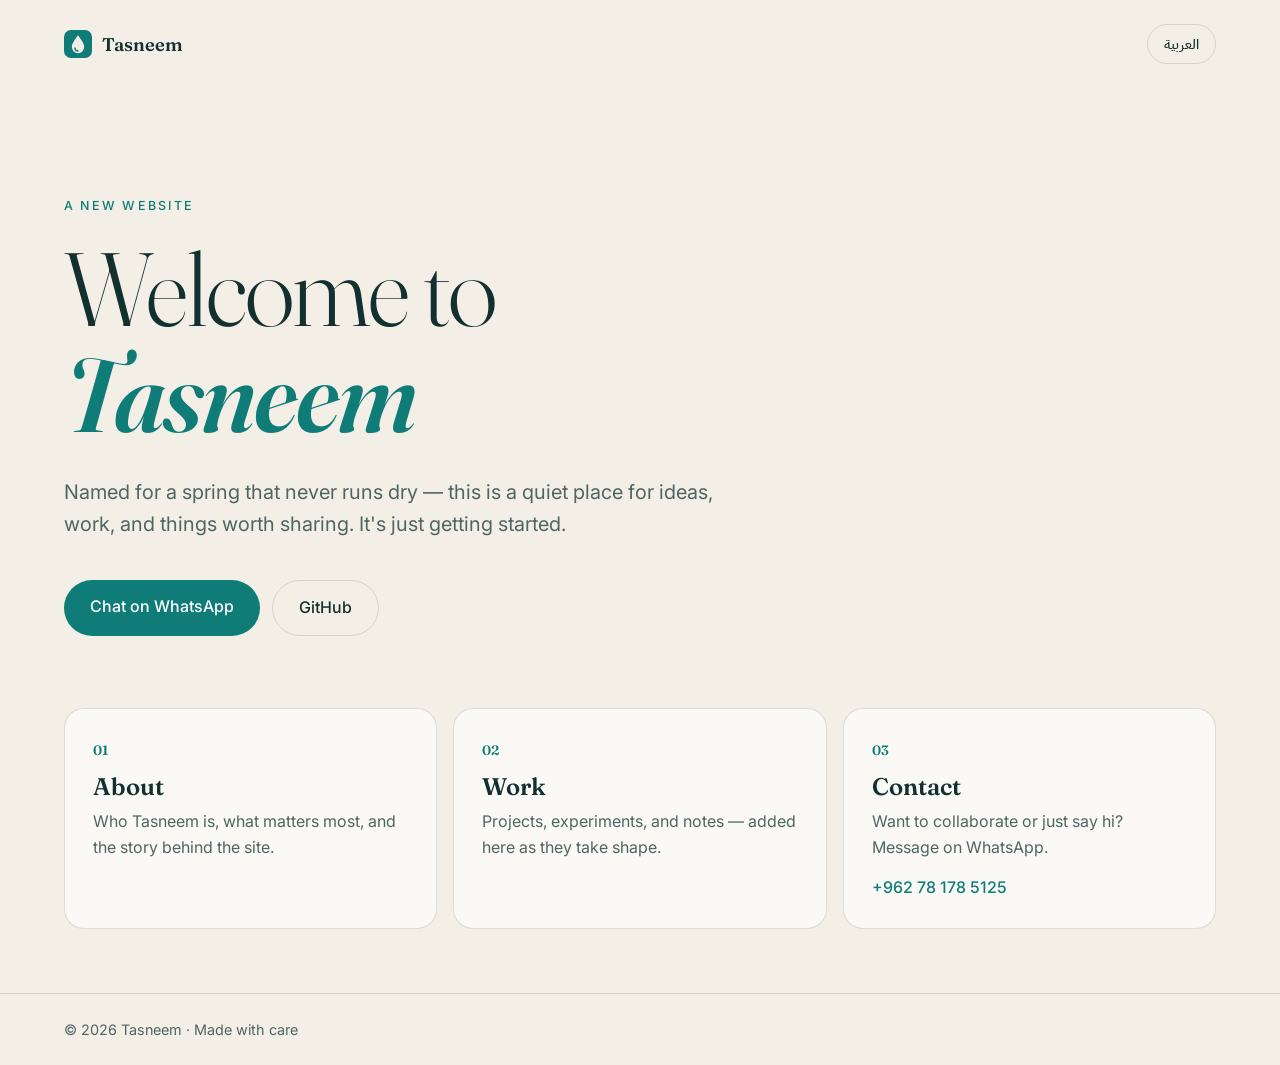
<file: index.html>
<!doctype html>
<html lang="en" dir="ltr">
<head>
  <meta charset="utf-8">
  <meta name="viewport" content="width=device-width, initial-scale=1">
  <title>Welcome · Tasneem</title>
  <meta name="description" content="Welcome to Tasneem's new website.">
  <meta name="theme-color" content="#0f3d3e">
  <link rel="icon" href="favicon.svg" type="image/svg+xml">
  <link rel="preconnect" href="https://fonts.googleapis.com">
  <link rel="preconnect" href="https://fonts.gstatic.com" crossorigin>
  <link href="https://fonts.googleapis.com/css2?family=Fraunces:opsz,wght@9..144,300;9..144,600&family=Inter:wght@400;500&family=Amiri:wght@400;700&family=IBM+Plex+Sans+Arabic:wght@400;500&display=swap" rel="stylesheet">
  <link rel="stylesheet" href="styles.css">
</head>
<body>
  <div class="water" aria-hidden="true">
    <span class="ripple r1"></span>
    <span class="ripple r2"></span>
    <span class="ripple r3"></span>
  </div>

  <header class="top">
    <a class="mark" href="/" aria-label="Tasneem home">
      <img src="favicon.svg" alt="" width="28" height="28">
      <span data-i18n="brand">Tasneem</span>
    </a>
    <button class="lang" id="lang" type="button" aria-label="Switch language">العربية</button>
  </header>

  <main class="hero">
    <p class="eyebrow" data-i18n="eyebrow">A new website</p>
    <h1>
      <span data-i18n="hello">Welcome to</span>
      <em data-i18n="name">Tasneem</em>
    </h1>
    <p class="lede" data-i18n="lede">
      Named for a spring that never runs dry — this is a quiet place for ideas,
      work, and things worth sharing. It's just getting started.
    </p>

    <div class="actions">
      <a class="btn primary" href="https://wa.me/962781785125" target="_blank" rel="noopener" data-i18n="cta1">Chat on WhatsApp</a>
      <a class="btn ghost" href="https://github.com/tasneemalorani-create" target="_blank" rel="noopener" data-i18n="cta2">GitHub</a>
    </div>
  </main>

  <section class="cards" id="about">
    <article class="card">
      <span class="num">01</span>
      <h2 data-i18n="c1t">About</h2>
      <p data-i18n="c1p">Who Tasneem is, what matters most, and the story behind the site.</p>
    </article>
    <article class="card">
      <span class="num">02</span>
      <h2 data-i18n="c2t">Work</h2>
      <p data-i18n="c2p">Projects, experiments, and notes — added here as they take shape.</p>
    </article>
    <article class="card">
      <span class="num">03</span>
      <h2 data-i18n="c3t">Contact</h2>
      <p data-i18n="c3p">Want to collaborate or just say hi? Message on WhatsApp.</p>
      <a class="wa" href="https://wa.me/962781785125" target="_blank" rel="noopener" dir="ltr">+962 78 178 5125</a>
    </article>
  </section>

  <footer class="foot">
    <span data-i18n="foot">© <span id="year"></span> Tasneem · Made with care</span>
  </footer>

  <script src="main.js"></script>
</body>
</html>
</file>
<file: styles.css>
:root {
  --bg: #f4efe6;
  --ink: #12302f;
  --muted: #4d6664;
  --accent: #0f7c78;
  --accent-ink: #ffffff;
  --card: rgba(255, 255, 255, 0.6);
  --line: rgba(18, 48, 47, 0.14);
  --ripple: rgba(15, 124, 120, 0.18);
  --serif: "Fraunces", Georgia, serif;
  --sans: "Inter", system-ui, sans-serif;
}

@media (prefers-color-scheme: dark) {
  :root {
    --bg: #0b1f20;
    --ink: #e9f1ef;
    --muted: #9fb7b4;
    --accent: #4fd1c5;
    --accent-ink: #062322;
    --card: rgba(255, 255, 255, 0.04);
    --line: rgba(233, 241, 239, 0.12);
    --ripple: rgba(79, 209, 197, 0.16);
  }
}

html[dir="rtl"] {
  --serif: "Amiri", "Times New Roman", serif;
  --sans: "IBM Plex Sans Arabic", system-ui, sans-serif;
}

* { box-sizing: border-box; margin: 0; }

body {
  min-height: 100vh;
  background: var(--bg);
  color: var(--ink);
  font: 400 1rem/1.6 var(--sans);
  overflow-x: hidden;
  display: flex;
  flex-direction: column;
}

/* water ripples */
.water { position: fixed; inset: 0; pointer-events: none; z-index: 0; overflow: hidden; }
.ripple {
  position: absolute;
  top: 38%;
  inset-inline-end: -10vmax;
  width: 60vmax; height: 60vmax;
  border-radius: 50%;
  border: 1px solid var(--ripple);
  transform: translate(0, -50%) scale(0.3);
  opacity: 0;
  animation: ripple 9s ease-out infinite;
}
.r2 { animation-delay: 3s; }
.r3 { animation-delay: 6s; }
@keyframes ripple {
  0%   { transform: translate(0, -50%) scale(0.2); opacity: 0; }
  15%  { opacity: 1; }
  100% { transform: translate(0, -50%) scale(1.3); opacity: 0; }
}
@media (prefers-reduced-motion: reduce) {
  .ripple { animation: none; opacity: 1; transform: translate(0, -50%) scale(0.8); }
  .r2 { transform: translate(0, -50%) scale(0.55); }
  .r3 { transform: translate(0, -50%) scale(1.05); }
}

header, main, section, footer { position: relative; z-index: 1; }

.top {
  display: flex; align-items: center; justify-content: space-between;
  padding: 24px clamp(16px, 5vw, 64px);
}
.mark {
  display: inline-flex; align-items: center; gap: 10px;
  color: var(--ink); text-decoration: none;
  font: 600 1.15rem var(--serif);
}
.lang {
  font: 500 0.9rem var(--sans);
  color: var(--ink);
  background: transparent;
  border: 1px solid var(--line);
  border-radius: 999px;
  padding: 8px 16px;
  cursor: pointer;
}
.lang:hover { border-color: var(--accent); color: var(--accent); }
html[dir="ltr"] .lang { font-family: "IBM Plex Sans Arabic", sans-serif; }
html[dir="rtl"] .lang { font-family: "Inter", sans-serif; }

.hero {
  flex: 1;
  max-width: 880px;
  padding: clamp(48px, 12vh, 140px) clamp(16px, 5vw, 64px) 48px;
}
.eyebrow {
  text-transform: uppercase; letter-spacing: 0.18em;
  font-size: 0.78rem; color: var(--accent); font-weight: 500;
  margin-bottom: 20px;
}
html[dir="rtl"] .eyebrow { letter-spacing: 0; text-transform: none; font-size: 0.95rem; }

h1 {
  font: 300 clamp(2.8rem, 9vw, 6.5rem)/1.02 var(--serif);
  letter-spacing: -0.02em;
}
h1 span { display: block; }
h1 em {
  display: block; font-style: italic; font-weight: 600; color: var(--accent);
}
html[dir="rtl"] h1 { letter-spacing: 0; line-height: 1.3; }
html[dir="rtl"] h1 em { font-style: normal; font-weight: 700; }

.lede {
  margin-top: 28px; max-width: 54ch;
  font-size: clamp(1.05rem, 2.2vw, 1.25rem); color: var(--muted);
}

.actions { display: flex; flex-wrap: wrap; gap: 12px; margin-top: 40px; }
.btn {
  display: inline-block; padding: 14px 26px; border-radius: 999px;
  font-weight: 500; text-decoration: none; transition: transform .2s, background .2s;
}
.btn:hover { transform: translateY(-2px); }
.primary { background: var(--accent); color: var(--accent-ink); }
.ghost { color: var(--ink); border: 1px solid var(--line); }
.ghost:hover { border-color: var(--accent); }
.btn:focus-visible, .lang:focus-visible, .mark:focus-visible {
  outline: 2px solid var(--accent); outline-offset: 3px;
}

.cards {
  display: grid;
  grid-template-columns: repeat(auto-fit, minmax(240px, 1fr));
  gap: 16px;
  padding: 24px clamp(16px, 5vw, 64px) 64px;
}
.card {
  background: var(--card);
  border: 1px solid var(--line);
  border-radius: 20px;
  padding: 28px;
  backdrop-filter: blur(6px);
}
.num { font: 600 0.85rem var(--serif); color: var(--accent); }
.card h2 { font: 600 1.5rem var(--serif); margin: 10px 0 8px; }
.card p { color: var(--muted); }
.wa {
  display: inline-block; margin-top: 14px;
  color: var(--accent); font-weight: 500; text-decoration: none;
  font-family: "Inter", system-ui, sans-serif;
  unicode-bidi: isolate;
}
.wa:hover { text-decoration: underline; }

.foot {
  padding: 24px clamp(16px, 5vw, 64px);
  border-top: 1px solid var(--line);
  color: var(--muted); font-size: 0.9rem;
}

/* entrance */
.hero > *, .card { animation: rise .8s cubic-bezier(.2,.7,.2,1) both; }
.hero > :nth-child(2) { animation-delay: .08s; }
.hero > :nth-child(3) { animation-delay: .16s; }
.hero > :nth-child(4) { animation-delay: .24s; }
.card:nth-child(1) { animation-delay: .3s; }
.card:nth-child(2) { animation-delay: .38s; }
.card:nth-child(3) { animation-delay: .46s; }
@keyframes rise { from { opacity: 0; transform: translateY(16px); } }
@media (prefers-reduced-motion: reduce) {
  .hero > *, .card { animation: none; }
}
</file>
